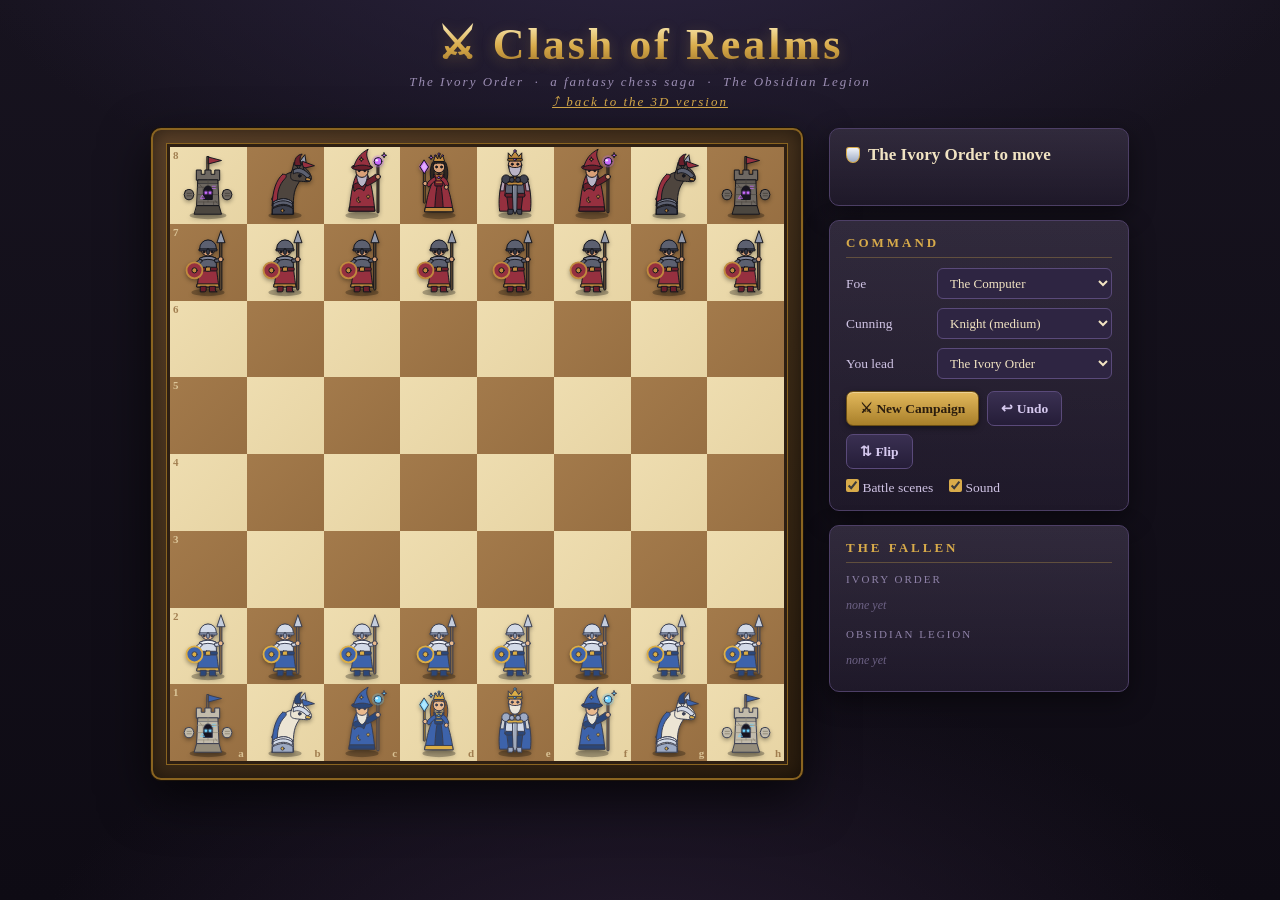
<file: classic.html>
<!DOCTYPE html>
<html lang="en">
<head>
  <meta charset="UTF-8">
  <meta name="viewport" content="width=device-width, initial-scale=1.0">
  <title>Clash of Realms — Fantasy Chess</title>
  <link rel="stylesheet" href="css/style.css">
  <link rel="icon" href="data:image/svg+xml,<svg xmlns='http://www.w3.org/2000/svg' viewBox='0 0 100 100'><text y='.9em' font-size='90'>⚔️</text></svg>">
</head>
<body>

  <header>
    <h1>⚔ Clash of Realms</h1>
    <p class="tagline">The Ivory Order &nbsp;·&nbsp; a fantasy chess saga &nbsp;·&nbsp; The Obsidian Legion</p>
    <p class="tagline"><a href="index.html" style="color:#d8ab4a">⤴ back to the 3D version</a></p>
  </header>

  <main>
    <div id="board-frame">
      <div id="board"></div>
    </div>

    <aside id="panel">
      <section class="panel-box" id="status-panel">
        <div id="turn-banner"></div>
        <div id="status-msg"></div>
      </section>

      <section class="panel-box">
        <h3>Command</h3>
        <div class="ctl-row">
          <label for="mode-select">Foe</label>
          <select id="mode-select">
            <option value="ai" selected>The Computer</option>
            <option value="2p">A Friend (2P)</option>
          </select>
        </div>
        <div id="ai-options">
          <div class="ctl-row">
            <label for="level-select">Cunning</label>
            <select id="level-select">
              <option value="squire">Squire (novice)</option>
              <option value="manatarms">Man-at-Arms (easy)</option>
              <option value="knight" selected>Knight (medium)</option>
              <option value="champion">Champion (hard)</option>
              <option value="warlord">Warlord (expert)</option>
              <option value="archmage">Archmage (master)</option>
            </select>
          </div>
          <div class="ctl-row">
            <label for="color-select">You lead</label>
            <select id="color-select">
              <option value="w" selected>The Ivory Order</option>
              <option value="b">The Obsidian Legion</option>
            </select>
          </div>
        </div>
        <div class="btn-row">
          <button class="btn" id="btn-new">⚔ New Campaign</button>
          <button class="btn btn-ghost" id="btn-undo">↩ Undo</button>
          <button class="btn btn-ghost" id="btn-flip">⇅ Flip</button>
        </div>
        <div class="toggle-row">
          <label><input type="checkbox" id="toggle-battles" checked> Battle scenes</label>
          <label><input type="checkbox" id="toggle-sound" checked> Sound</label>
        </div>
      </section>

      <section class="panel-box">
        <h3>The Fallen</h3>
        <div class="captured-label">Ivory Order</div>
        <div class="captured-row" id="captured-w"></div>
        <div class="captured-label">Obsidian Legion</div>
        <div class="captured-row" id="captured-b"></div>
      </section>
    </aside>
  </main>

  <script src="js/engine.js"></script>
  <script src="js/pieces.js"></script>
  <script src="js/sound.js"></script>
  <script src="js/ai.js"></script>
  <script src="js/battle.js"></script>
  <script src="js/app.js"></script>
</body>
</html>
</file>
<file: css/style.css>
/* Clash of Realms — medieval fantasy chess */

* { box-sizing: border-box; margin: 0; padding: 0; }

:root {
  --gold: #d8ab4a;
  --gold-dark: #8a6420;
  --parchment: #f1e3c2;
  --parchment-dark: #d9c69a;
  --ink: #3a2c18;
  --wood: #4a3220;
  --wood-dark: #2e1f12;
  --sq-light: #e7d4a4;
  --sq-dark: #976f42;
}

html, body { overscroll-behavior: none; }

body {
  min-height: 100vh;
  -webkit-tap-highlight-color: transparent;
  padding-left: env(safe-area-inset-left);
  padding-right: env(safe-area-inset-right);
  padding-bottom: max(40px, env(safe-area-inset-bottom));
  font-family: "Palatino", "Palatino Linotype", "Book Antiqua", Georgia, serif;
  background:
    radial-gradient(ellipse 90% 60% at 50% -10%, #2c2440 0%, transparent 60%),
    radial-gradient(ellipse 80% 60% at 50% 110%, #241a2e 0%, transparent 60%),
    linear-gradient(180deg, #17131f 0%, #0e0b14 100%);
  color: var(--parchment);
  display: flex;
  flex-direction: column;
  align-items: center;
  padding: 18px 16px 40px;
}

header { text-align: center; margin-bottom: 18px; }

header h1 {
  font-size: clamp(28px, 4.5vw, 44px);
  letter-spacing: 3px;
  background: linear-gradient(180deg, #f5dfa0 20%, #d8ab4a 55%, #a3782c 90%);
  -webkit-background-clip: text;
  background-clip: text;
  color: transparent;
  text-shadow: 0 3px 14px rgba(216, 171, 74, 0.25);
}

.tagline {
  margin-top: 4px;
  font-style: italic;
  font-size: 13px;
  letter-spacing: 2px;
  color: #9b8db3;
}

main {
  display: flex;
  gap: 26px;
  align-items: flex-start;
  justify-content: center;
  flex-wrap: wrap;
}

/* ---------- 3D board ---------- */

#board3d-wrap {
  position: relative;
  user-select: none;
  -webkit-user-select: none;
  border: 2px solid var(--gold-dark);
  border-radius: 10px;
  overflow: hidden;
  box-shadow: 0 18px 50px rgba(0, 0, 0, 0.65);
}

#board3d {
  width: min(88vw, 78vh, 760px);
  height: min(88vw, 78vh, 760px);
}

#board3d canvas { display: block; }

#battle3d-banner {
  position: absolute;
  top: 16px; left: 50%;
  transform: translateX(-50%);
  display: flex;
  gap: 14px;
  align-items: center;
  font-size: clamp(15px, 2.2vw, 22px);
  font-weight: bold;
  letter-spacing: 1px;
  color: var(--parchment);
  text-shadow: 0 2px 8px rgba(0, 0, 0, 0.9);
  pointer-events: none;
  white-space: nowrap;
}
#battle3d-banner[hidden] { display: none; }

#orbit-hint {
  position: absolute;
  bottom: 8px; left: 50%;
  transform: translateX(-50%);
  font-size: 11px;
  font-style: italic;
  letter-spacing: 1.5px;
  color: rgba(200, 190, 220, 0.55);
  pointer-events: none;
  white-space: nowrap;
}

/* ---------- board ---------- */

#board-frame {
  padding: 14px;
  background: linear-gradient(145deg, #5a4028, #3a2916 60%, #2b1d0e);
  border: 2px solid var(--gold-dark);
  border-radius: 10px;
  box-shadow:
    0 0 0 1px #1c130a,
    0 18px 50px rgba(0, 0, 0, 0.65),
    inset 0 0 18px rgba(0, 0, 0, 0.5);
}

#board {
  display: grid;
  grid-template-columns: repeat(8, 1fr);
  width: min(80vw, 72vh, 620px);
  aspect-ratio: 1;
  border: 3px solid var(--wood-dark);
  outline: 1px solid var(--gold-dark);
}

.sq { position: relative; cursor: pointer; user-select: none; }
.sq.light { background: linear-gradient(135deg, #eeddb0, var(--sq-light)); }
.sq.dark  { background: linear-gradient(135deg, #a37a4b, var(--sq-dark)); }

.sq svg {
  position: absolute;
  left: 50%; top: 50%;
  transform: translate(-50%, -52%);
  width: 88%;
  height: 96%;
  filter: drop-shadow(0 2px 2px rgba(0, 0, 0, 0.35));
  pointer-events: none;
}

.sq.last::before {
  content: ""; position: absolute; inset: 0;
  background: rgba(240, 200, 90, 0.28);
}
.sq.sel::before {
  content: ""; position: absolute; inset: 0;
  box-shadow: inset 0 0 0 3px var(--gold), inset 0 0 18px rgba(216, 171, 74, 0.6);
}
.sq.check::before {
  content: ""; position: absolute; inset: 0;
  background: radial-gradient(circle, rgba(220, 40, 40, 0.55) 20%, rgba(220, 40, 40, 0.1) 70%);
}

.marker { position: absolute; pointer-events: none; }
.marker-mv {
  left: 50%; top: 50%;
  width: 26%; height: 26%;
  transform: translate(-50%, -50%);
  border-radius: 50%;
  background: radial-gradient(circle, rgba(216, 171, 74, 0.85) 0%, rgba(216, 171, 74, 0.35) 70%);
  box-shadow: 0 0 8px rgba(216, 171, 74, 0.6);
}
.marker-cap {
  inset: 4%;
  border-radius: 50%;
  border: 3px solid rgba(205, 60, 50, 0.85);
  box-shadow: 0 0 10px rgba(205, 60, 50, 0.55), inset 0 0 10px rgba(205, 60, 50, 0.35);
}
.sq.target::before {
  content: ""; position: absolute; inset: 0;
  background: rgba(205, 60, 50, 0.4);
}

.coord {
  position: absolute;
  font-size: 11px;
  font-weight: bold;
  opacity: 0.75;
  pointer-events: none;
}
.coord-file { right: 3px; bottom: 2px; }
.coord-rank { left: 3px; top: 2px; }
.sq.light .coord { color: #8a6234; }
.sq.dark .coord { color: #eeddb0; }

/* ---------- side panel ---------- */

#panel {
  width: 300px;
  display: flex;
  flex-direction: column;
  gap: 14px;
}

.panel-box {
  background:
    linear-gradient(180deg, rgba(255, 250, 235, 0.06), rgba(255, 250, 235, 0.02)),
    linear-gradient(180deg, #241d31, #1a1425);
  border: 1px solid #4d3f66;
  border-radius: 10px;
  padding: 14px 16px;
  box-shadow: 0 8px 26px rgba(0, 0, 0, 0.45);
}

.panel-box h3 {
  font-size: 13px;
  text-transform: uppercase;
  letter-spacing: 3px;
  color: var(--gold);
  border-bottom: 1px solid rgba(216, 171, 74, 0.3);
  padding-bottom: 6px;
  margin-bottom: 10px;
}

#turn-banner {
  font-size: 17px;
  font-weight: bold;
  display: flex;
  align-items: center;
  gap: 8px;
  min-height: 24px;
}

.shield { width: 14px; height: 16px; border-radius: 3px 3px 50% 50%; display: inline-block; }
.shield-w { background: linear-gradient(180deg, #f1f4fa, #9daac4); border: 1px solid #d8ab4a; }
.shield-b { background: linear-gradient(180deg, #5c6070, #2b2d38); border: 1px solid #96303f; }

#status-msg { margin-top: 6px; font-size: 13.5px; font-style: italic; color: #b9aed0; min-height: 18px; }

.ctl-row {
  display: flex;
  align-items: center;
  justify-content: space-between;
  gap: 10px;
  margin-bottom: 9px;
}
.ctl-row label { font-size: 13.5px; color: #cfc3e4; }

select {
  flex: 1;
  max-width: 175px;
  background: #2e2542;
  color: var(--parchment);
  border: 1px solid #5a4a7a;
  border-radius: 6px;
  padding: 6px 8px;
  font-family: inherit;
  font-size: 13px;
}

.btn-row { display: flex; gap: 8px; flex-wrap: wrap; margin: 12px 0 10px; }

.btn {
  background: linear-gradient(180deg, #e3b95c, #a87f2a);
  color: #2b1d0e;
  border: 1px solid #6b4e14;
  border-radius: 7px;
  padding: 8px 13px;
  font-family: inherit;
  font-size: 13.5px;
  font-weight: bold;
  cursor: pointer;
  box-shadow: 0 2px 6px rgba(0, 0, 0, 0.4), inset 0 1px 0 rgba(255, 255, 255, 0.35);
}
.btn:hover { filter: brightness(1.12); }
.btn:active { transform: translateY(1px); }

.btn-ghost {
  background: linear-gradient(180deg, #3a3052, #251d38);
  color: #d6c9ef;
  border: 1px solid #5a4a7a;
  box-shadow: none;
}

.toggle-row { display: flex; flex-wrap: wrap; gap: 8px 16px; font-size: 13.5px; color: #cfc3e4; }
.toggle-row input { accent-color: var(--gold); }

.captured-label {
  font-size: 11px;
  text-transform: uppercase;
  letter-spacing: 2px;
  color: #8f82a8;
  margin: 6px 0 3px;
}
.captured-row { display: flex; flex-wrap: wrap; gap: 2px; min-height: 34px; align-items: center; }
.captured-row svg { width: 26px; height: 31px; opacity: 0.92; }
.captured-row .none { font-size: 12px; font-style: italic; color: #6d6285; }

/* ---------- battle overlay ---------- */

.battle-overlay {
  position: fixed;
  inset: 0;
  z-index: 100;
  display: flex;
  flex-direction: column;
  align-items: center;
  justify-content: center;
  background:
    radial-gradient(ellipse 70% 55% at 50% 62%, rgba(90, 60, 20, 0.35), transparent 70%),
    radial-gradient(ellipse at center, rgba(20, 15, 30, 0.94) 40%, rgba(8, 6, 14, 0.98) 100%);
  cursor: pointer;
}

.battle-banner {
  font-size: clamp(18px, 3vw, 30px);
  font-weight: bold;
  letter-spacing: 1px;
  color: var(--parchment);
  display: flex;
  gap: 16px;
  align-items: center;
  margin-bottom: 10px;
  text-shadow: 0 2px 10px rgba(0, 0, 0, 0.8);
}
.bt-vs { color: var(--gold); font-size: 1.2em; }
.bt-victory { color: var(--gold); }

.battle-arena {
  position: relative;
  width: min(92vw, 860px);
  height: 380px;
}

.battle-ground {
  position: absolute;
  left: 50%; bottom: 20px;
  transform: translateX(-50%);
  width: 88%; height: 70px;
  border-radius: 50%;
  background: radial-gradient(ellipse, rgba(140, 105, 55, 0.5) 0%, rgba(70, 50, 25, 0.25) 55%, transparent 75%);
}

.bt-fighter {
  position: absolute;
  bottom: 52px;
  width: clamp(140px, 24vw, 210px);
  will-change: transform;
}
.bt-fighter svg { width: 100%; height: auto; filter: drop-shadow(0 6px 14px rgba(0,0,0,0.6)); }
.bt-attacker { left: 10%; }
.bt-defender { right: 10%; }

.bt-particle {
  position: absolute;
  width: 9px; height: 9px;
  border-radius: 50%;
  pointer-events: none;
}

.bt-slash { position: absolute; width: 120px; height: 120px; pointer-events: none; }
.bt-orb { position: absolute; width: 46px; height: 46px; border-radius: 50%; pointer-events: none; }
.bt-boom { position: absolute; width: 150px; height: 150px; border-radius: 50%; pointer-events: none; }
.bt-dust {
  position: absolute;
  bottom: 46px;
  width: 190px; height: 34px;
  border-radius: 50%;
  background: radial-gradient(ellipse, rgba(190, 165, 115, 0.75) 0%, transparent 70%);
  pointer-events: none;
}

.battle-hint {
  margin-top: 14px;
  font-size: 12px;
  font-style: italic;
  letter-spacing: 2px;
  color: #7d7295;
}

/* ---------- modals ---------- */

.modal-overlay {
  position: fixed;
  inset: 0;
  z-index: 120;
  display: flex;
  align-items: center;
  justify-content: center;
  background: rgba(10, 7, 16, 0.8);
}

.modal {
  background: linear-gradient(180deg, var(--parchment), var(--parchment-dark));
  color: var(--ink);
  border: 3px solid var(--gold-dark);
  border-radius: 12px;
  box-shadow: 0 24px 70px rgba(0, 0, 0, 0.8), inset 0 0 40px rgba(140, 100, 40, 0.15);
  padding: 26px 34px;
  text-align: center;
  max-width: min(92vw, 520px);
}

.modal h2 { font-size: 24px; letter-spacing: 1px; margin-bottom: 6px; }
.modal p { font-style: italic; margin-bottom: 14px; }

.promo-row { display: flex; gap: 10px; justify-content: center; }
.promo-btn {
  display: flex;
  flex-direction: column;
  align-items: center;
  gap: 4px;
  background: rgba(255, 252, 240, 0.55);
  border: 2px solid var(--gold-dark);
  border-radius: 10px;
  padding: 10px 8px 7px;
  cursor: pointer;
  font-family: inherit;
  font-size: 11.5px;
  font-weight: bold;
  color: var(--ink);
  width: 96px;
}
.promo-btn:hover { background: #fff6dd; box-shadow: 0 0 14px rgba(216, 171, 74, 0.7); transform: translateY(-2px); }
.promo-btn svg { width: 56px; height: 67px; }

.go-art svg { width: 90px; height: 108px; margin: 0 4px; }
.go-btns { display: flex; gap: 10px; justify-content: center; margin-top: 8px; }

/* ---------- responsive ---------- */

@media (max-width: 1020px) {
  main { flex-direction: column; align-items: center; }
  #panel { width: min(92vw, 620px); }
}

/* ---------- touch devices (iPad & co.) ---------- */

@media (pointer: coarse) {
  #panel { user-select: none; -webkit-user-select: none; }
  .btn { padding: 12px 18px; font-size: 15px; }
  select { padding: 11px 10px; font-size: 15px; max-width: 200px; }
  .ctl-row label, .toggle-row { font-size: 15px; }
  .toggle-row { gap: 12px 24px; }
  .toggle-row input { width: 20px; height: 20px; }
  .promo-btn { width: 112px; padding: 14px 10px 10px; font-size: 13px; }
  #orbit-hint { font-size: 12px; }
}
</file>
